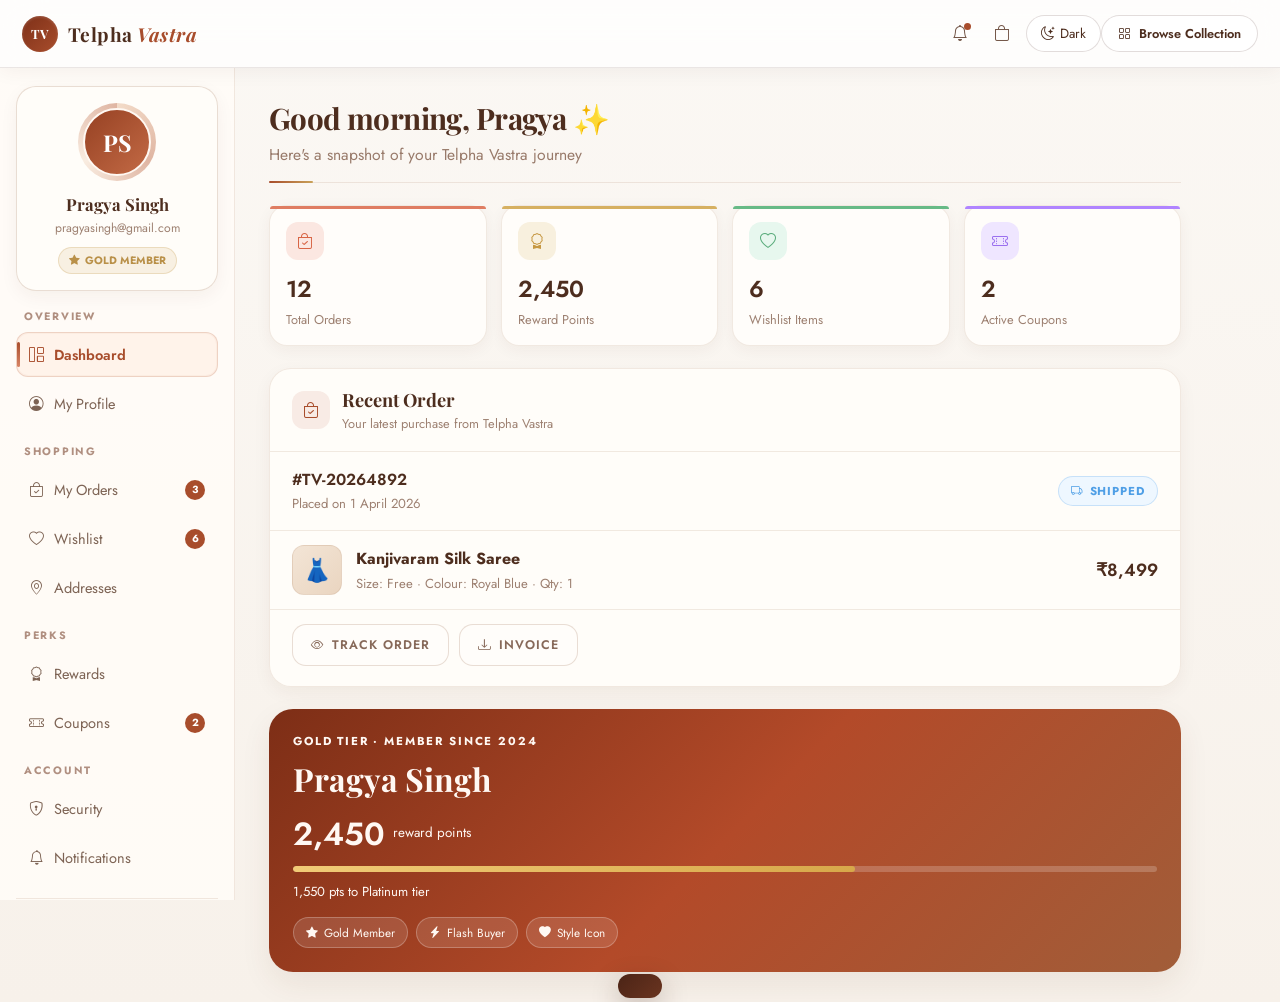
<file: account.html>
<!DOCTYPE html>
<html lang="en">
<head>
  <meta charset="UTF-8" />
  <meta name="viewport" content="width=device-width, initial-scale=1.0" />
  <title>Telpha Vastra — My Account</title>

  <link rel="preconnect" href="https://fonts.googleapis.com" />
  <link rel="preconnect" href="https://fonts.gstatic.com" crossorigin />
  <link
    href="https://fonts.googleapis.com/css2?family=Playfair+Display:wght@600;700;800&family=Cormorant+Garamond:wght@400;500;600&family=Jost:wght@300;400;500;600;700&display=swap"
    rel="stylesheet"
  />
  <link
    rel="stylesheet"
    href="https://cdn.jsdelivr.net/npm/bootstrap-icons@1.11.3/font/bootstrap-icons.min.css"
  />

  <link rel="stylesheet" href="account.css" />
</head>
<body>
  <nav class="topnav">
    <a href="#" class="nav-brand">
      <div class="nav-seal">TV</div>
      <div class="nav-wordmark">Telpha <span>Vastra</span></div>
    </a>

    <div class="nav-spacer"></div>

    <button class="nav-icon-btn" onclick="showToast('No new notifications')">
      <i class="bi bi-bell"></i>
      <span class="nav-dot"></span>
    </button>

    <button class="nav-icon-btn" onclick="showToast('Bag is empty right now')">
      <i class="bi bi-bag"></i>
    </button>
    <button class="theme-toggle" onclick="toggleTheme()">
  <i class="bi bi-moon-stars" id="themeIcon"></i>
  <span id="themeLabel">Dark</span>
</button>

    <button class="browse-btn">
      <i class="bi bi-grid"></i>
      <span>Browse Collection</span>
    </button>
  </nav>

  <div class="layout">
    <aside class="sidebar">
      <div class="profile-mini-card">
        <div class="mini-avatar-wrap">
          <div class="mini-avatar-ring"></div>
          <div class="mini-avatar">PS</div>
        </div>
        <h3>Pragya Singh</h3>
        <p>pragyasingh@gmail.com</p>
        <div class="gold-badge">
          <i class="bi bi-star-fill"></i>
          Gold Member
        </div>
      </div>

      <div class="side-group">
        <div class="side-label">Overview</div>

        <button class="side-link active" onclick="showSection('dashboard', this)">
          <i class="bi bi-grid-1x2"></i>
          <span>Dashboard</span>
        </button>

        <button class="side-link" onclick="showSection('profile', this)">
          <i class="bi bi-person-circle"></i>
          <span>My Profile</span>
        </button>
      </div>

      <div class="side-group">
        <div class="side-label">Shopping</div>

        <button class="side-link" onclick="showSection('orders', this)">
          <i class="bi bi-bag-check"></i>
          <span>My Orders</span>
          <span class="side-count">3</span>
        </button>

        <button class="side-link" onclick="showSection('wishlist', this)">
          <i class="bi bi-heart"></i>
          <span>Wishlist</span>
          <span class="side-count">6</span>
        </button>

        <button class="side-link" onclick="showSection('addresses', this)">
          <i class="bi bi-geo-alt"></i>
          <span>Addresses</span>
        </button>
      </div>

      <div class="side-group">
        <div class="side-label">Perks</div>

        <button class="side-link" onclick="showSection('rewards', this)">
          <i class="bi bi-award"></i>
          <span>Rewards</span>
        </button>

        <button class="side-link" onclick="showSection('coupons', this)">
          <i class="bi bi-ticket-perforated"></i>
          <span>Coupons</span>
          <span class="side-count">2</span>
        </button>
      </div>

      <div class="side-group">
        <div class="side-label">Account</div>

        <button class="side-link" onclick="showSection('security', this)">
          <i class="bi bi-shield-lock"></i>
          <span>Security</span>
        </button>

        <button class="side-link" onclick="showSection('notifications', this)">
          <i class="bi bi-bell"></i>
          <span>Notifications</span>
        </button>
      </div>

      <div class="side-divider"></div>

      <button class="logout-btn" onclick="showToast('Logged out successfully')">
        <i class="bi bi-box-arrow-left"></i>
        <span>Log Out</span>
      </button>
    </aside>

    <main class="main-content">
      <!-- DASHBOARD -->
      <section class="content-section active" id="dashboard">
        <div class="section-header">
          <h1>Good morning, Pragya ✨</h1>
          <p>Here's a snapshot of your Telpha Vastra journey</p>
        </div>

        <div class="stats-grid">
          <div class="stat-card red-top">
            <div class="stat-icon red-soft"><i class="bi bi-bag-check"></i></div>
            <h3>12</h3>
            <p>Total Orders</p>
          </div>

          <div class="stat-card gold-top">
            <div class="stat-icon gold-soft"><i class="bi bi-award"></i></div>
            <h3>2,450</h3>
            <p>Reward Points</p>
          </div>

          <div class="stat-card green-top">
            <div class="stat-icon green-soft"><i class="bi bi-heart"></i></div>
            <h3>6</h3>
            <p>Wishlist Items</p>
          </div>

          <div class="stat-card purple-top">
            <div class="stat-icon purple-soft"><i class="bi bi-ticket-perforated"></i></div>
            <h3>2</h3>
            <p>Active Coupons</p>
          </div>
        </div>

        <div class="panel-card order-panel">
          <div class="panel-head">
            <div class="panel-head-icon"><i class="bi bi-bag-check"></i></div>
            <div>
              <h3>Recent Order</h3>
              <p>Your latest purchase from Telpha Vastra</p>
            </div>
          </div>

          <div class="order-top-row">
            <div>
              <h4>#TV-20264892</h4>
              <span>Placed on 1 April 2026</span>
            </div>

            <div class="status-pill shipped">
              <i class="bi bi-truck"></i>
              Shipped
            </div>
          </div>

          <div class="order-product-row">
            <div class="product-thumb">👗</div>

            <div class="product-info">
              <h4>Kanjivaram Silk Saree</h4>
              <p>Size: Free · Colour: Royal Blue · Qty: 1</p>
            </div>

            <div class="product-price">₹8,499</div>
          </div>

          <div class="order-action-row">
            <button class="outline-btn" onclick="showToast('Tracking order...')">
              <i class="bi bi-eye"></i>
              Track Order
            </button>

            <button class="outline-btn" onclick="showToast('Invoice downloading...')">
              <i class="bi bi-download"></i>
              Invoice
            </button>
          </div>
        </div>

        <div class="loyalty-card">
          <div class="loyalty-pattern"></div>

          <p class="loyalty-tier">Gold Tier · Member Since 2024</p>
          <h2>Pragya Singh</h2>

          <div class="points-row">
            <h1>2,450</h1>
            <span>reward points</span>
          </div>

          <div class="progress-bar">
            <div class="progress-fill"></div>
          </div>

          <p class="progress-text">1,550 pts to Platinum tier</p>

          <div class="loyalty-tags">
            <span><i class="bi bi-star-fill"></i> Gold Member</span>
            <span><i class="bi bi-lightning-charge-fill"></i> Flash Buyer</span>
            <span><i class="bi bi-heart-fill"></i> Style Icon</span>
          </div>
        </div>
      </section>

      <!-- PROFILE -->
      <section class="content-section" id="profile">
        <div class="section-header">
          <h1>My Profile</h1>
          <p>Manage your personal details and preferences</p>
        </div>

        <div class="panel-card profile-panel">
          <div class="profile-top">
            <div class="profile-big-avatar">PS</div>
            <div>
              <h3>Pragya Singh</h3>
              <p>Member since January 2024</p>
              <div class="verified-pill">
                <i class="bi bi-patch-check-fill"></i>
                Verified Account
              </div>
            </div>
          </div>

          <div class="profile-form">
            <div class="input-group">
              <label>First Name</label>
              <input type="text" value="Pragya" />
            </div>

            <div class="input-group">
              <label>Last Name</label>
              <input type="text" value="Singh" />
            </div>

            <div class="input-group">
              <label>Email Address</label>
              <input type="email" value="pragyasingh@gmail.com" />
            </div>

            <div class="input-group">
              <label>Phone Number</label>
              <input type="text" value="+91 8084558250" />
            </div>
          </div>

          <div class="form-actions">
            <button class="primary-btn" onclick="showToast('Profile saved successfully')">Save Changes</button>
            <button class="outline-btn" onclick="showToast('Changes discarded')">Discard</button>
          </div>
        </div>
      </section>

      <!-- PLACEHOLDER SECTIONS -->
      <section class="content-section" id="orders">
  <div class="section-header">
    <h1>My Orders</h1>
    <p>Track, manage and review your purchases</p>
  </div>

  <div class="orders-list">
    <div class="panel-card compact-card">
      <div class="order-top-row">
        <div>
          <h4>#TV-20264892</h4>
          <span>1 April 2026</span>
        </div>
        <div class="status-pill shipped">
          <i class="bi bi-truck"></i> Shipped
        </div>
      </div>

      <div class="order-product-row">
        <div class="product-thumb">👗</div>
        <div class="product-info">
          <h4>Kanjivaram Silk Saree</h4>
          <p>Royal Blue · Free Size · Qty: 1</p>
        </div>
        <div class="product-price">₹8,499</div>
      </div>

      <div class="order-action-row">
        <button class="outline-btn" onclick="showToast('Tracking order...')">Track</button>
        <button class="outline-btn" onclick="showToast('Invoice downloading...')">Invoice</button>
      </div>
    </div>

    <div class="panel-card compact-card">
      <div class="order-top-row">
        <div>
          <h4>#TV-20263751</h4>
          <span>18 March 2026</span>
        </div>
        <div class="status-pill delivered">
          <i class="bi bi-check-circle"></i> Delivered
        </div>
      </div>

      <div class="order-product-row">
        <div class="product-thumb">👘</div>
        <div class="product-info">
          <h4>Anarkali Kurta Set</h4>
          <p>Peacock Green · Size M · Qty: 1</p>
        </div>
        <div class="product-price">₹3,299</div>
      </div>

      <div class="order-action-row">
        <button class="outline-btn" onclick="showToast('Review submitted')">Review</button>
        <button class="outline-btn" onclick="showToast('Reorder placed')">Reorder</button>
      </div>
    </div>
  </div>
</section>

      <section class="content-section" id="wishlist">
  <div class="section-header">
    <h1>Wishlist</h1>
    <p>Items you've saved for later</p>
  </div>

  <div class="wishlist-grid">
    <div class="wish-card">
      <div class="wish-img">
        🥻
        <button class="wish-remove" onclick="event.stopPropagation(); showToast('Removed from wishlist')">
          <i class="bi bi-x"></i>
        </button>
      </div>
      <div class="wish-info">
        <h4>Chanderi Silk Saree</h4>
        <p>₹6,999</p>
      </div>
      <button class="wish-add" onclick="showToast('Added to cart')">Add to Cart</button>
    </div>

    <div class="wish-card">
      <div class="wish-img">
        👘
        <button class="wish-remove" onclick="event.stopPropagation(); showToast('Removed from wishlist')">
          <i class="bi bi-x"></i>
        </button>
      </div>
      <div class="wish-info">
        <h4>Embroidered Lehenga Choli</h4>
        <p>₹14,500</p>
      </div>
      <button class="wish-add" onclick="showToast('Added to cart')">Add to Cart</button>
    </div>

    <div class="wish-card">
      <div class="wish-img">
        🌸
        <button class="wish-remove" onclick="event.stopPropagation(); showToast('Removed from wishlist')">
          <i class="bi bi-x"></i>
        </button>
      </div>
      <div class="wish-info">
        <h4>Floral Kurti Set</h4>
        <p>₹2,199</p>
      </div>
      <button class="wish-add" onclick="showToast('Added to cart')">Add to Cart</button>
    </div>
  </div>
</section>

      <section class="content-section" id="addresses">
  <div class="section-header">
    <h1>Saved Addresses</h1>
    <p>Manage your delivery locations</p>
  </div>

  <div class="address-grid">
    <div class="address-card default">
      <div class="address-tag">Default</div>
      <h4><i class="bi bi-house-fill"></i> Home</h4>
      <h5>Pragya Singh</h5>
      <p>
        112, Landran Mohali, Near Indian Oil<br />
        SAS, Punjab — 140307<br />
        +91 xxxxxxxx50
      </p>
      <div class="address-actions">
        <button class="small-btn edit" onclick="showToast('Edit address')">Edit</button>
        <button class="small-btn del" onclick="showToast('Cannot delete default address')">Delete</button>
      </div>
    </div>

    <div class="address-card">
      <h4><i class="bi bi-briefcase-fill"></i> Work</h4>
      <h5>Anjali Mishra</h5>
      <p>
        Gurgaon, 2nd floor<br />
        Gurgaon, Haryana — 150001<br />
        +91 98765 43210
      </p>
      <div class="address-actions">
        <button class="small-btn edit" onclick="showToast('Edit address')">Edit</button>
        <button class="small-btn del" onclick="showToast('Address deleted')">Delete</button>
      </div>
    </div>
  </div>
</section>

      <section class="content-section" id="rewards">
  <div class="section-header">
    <h1>Rewards</h1>
    <p>Your exclusive loyalty benefits</p>
  </div>

  <div class="loyalty-card">
    <div class="loyalty-pattern"></div>
    <p class="loyalty-tier">Gold Tier · Member Since 2024</p>
    <h2>Pragya Singh</h2>

    <div class="points-row">
      <h1>2450</h1>
      <span>reward points</span>
    </div>

    <div class="progress-bar">
      <div class="progress-fill"></div>
    </div>

    <p class="progress-text">1550 pts to Platinum tier</p>

    <div class="loyalty-tags">
      <span><i class="bi bi-star-fill"></i> Gold Member</span>
      <span><i class="bi bi-lightning-charge-fill"></i> Flash Buyer</span>
      <span><i class="bi bi-heart-fill"></i> Style Icon</span>
    </div>
  </div>

  <div class="panel-card points-history">
    <div class="history-item">
      <span>Kanjivaram Silk Saree purchase</span>
      <strong class="gain">+850 pts</strong>
    </div>
    <div class="history-item">
      <span>Anarkali Kurta Set purchase</span>
      <strong class="gain">+330 pts</strong>
    </div>
    <div class="history-item">
      <span>Redeemed — 10% coupon</span>
      <strong class="loss">-200 pts</strong>
    </div>
  </div>
</section>

      <section class="content-section" id="coupons">
  <div class="section-header">
    <h1>Coupons</h1>
    <p>Active discount codes and offers</p>
  </div>

  <div class="coupon-list">
    <div class="panel-card coupon-card">
      <div class="coupon-icon">🎁</div>
      <div class="coupon-content">
        <h4>TV15GOLD</h4>
        <p>15% off on orders above ₹5000 · Expires 30 June 2026</p>
      </div>
      <div class="coupon-right">
        <strong>15% OFF</strong>
        <button class="primary-btn small-primary" onclick="showToast('Coupon copied')">Copy Code</button>
      </div>
    </div>

    <div class="panel-card coupon-card">
      <div class="coupon-icon goldish">✨</div>
      <div class="coupon-content">
        <h4>FREESHIP100</h4>
        <p>Free shipping on any order · Expires 15 May 2026</p>
      </div>
      <div class="coupon-right">
        <strong>FREE SHIP</strong>
        <button class="primary-btn small-primary" onclick="showToast('Coupon copied')">Copy Code</button>
      </div>
    </div>
  </div>
</section>
      <section class="content-section" id="security">
  <div class="section-header">
    <h1>Security</h1>
    <p>Keep your account safe and secure</p>
  </div>

  <div class="panel-card setting-card">
    <div class="setting-row">
      <div>
        <h4>Two-Factor Authentication</h4>
        <p>OTP sent to your number on every login</p>
      </div>
      <label class="switch">
        <input type="checkbox" checked />
        <span class="slider"></span>
      </label>
    </div>

    <div class="setting-row">
      <div>
        <h4>Login Alerts by Email</h4>
        <p>Get notified when a new device signs in</p>
      </div>
      <label class="switch">
        <input type="checkbox" checked />
        <span class="slider"></span>
      </label>
    </div>

    <div class="setting-row">
      <div>
        <h4>Change Password</h4>
        <p>Last changed 3 months ago</p>
      </div>
      <button class="outline-btn" onclick="showToast('Password reset link sent')">Change</button>
    </div>
  </div>
</section>

      <section class="content-section" id="notifications">
  <div class="section-header">
    <h1>Notifications</h1>
    <p>Choose how Telpha Vastra keeps you informed</p>
  </div>

  <div class="panel-card setting-card">
    <div class="setting-row">
      <div>
        <h4>Shipping Updates</h4>
        <p>Track your parcel in real time</p>
      </div>
      <label class="switch">
        <input type="checkbox" checked />
        <span class="slider"></span>
      </label>
    </div>

    <div class="setting-row">
      <div>
        <h4>Order Confirmation</h4>
        <p>Receive order receipts and invoices</p>
      </div>
      <label class="switch">
        <input type="checkbox" checked />
        <span class="slider"></span>
      </label>
    </div>

    <div class="setting-row">
      <div>
        <h4>Marketing Emails</h4>
        <p>New collection launches and style updates</p>
      </div>
      <label class="switch">
        <input type="checkbox" />
        <span class="slider"></span>
      </label>
    </div>
  </div>
</section>
    </main>
  </div>

  <div id="toast"></div>

  <script src="account.js"></script>
</body>
</html>
</file>
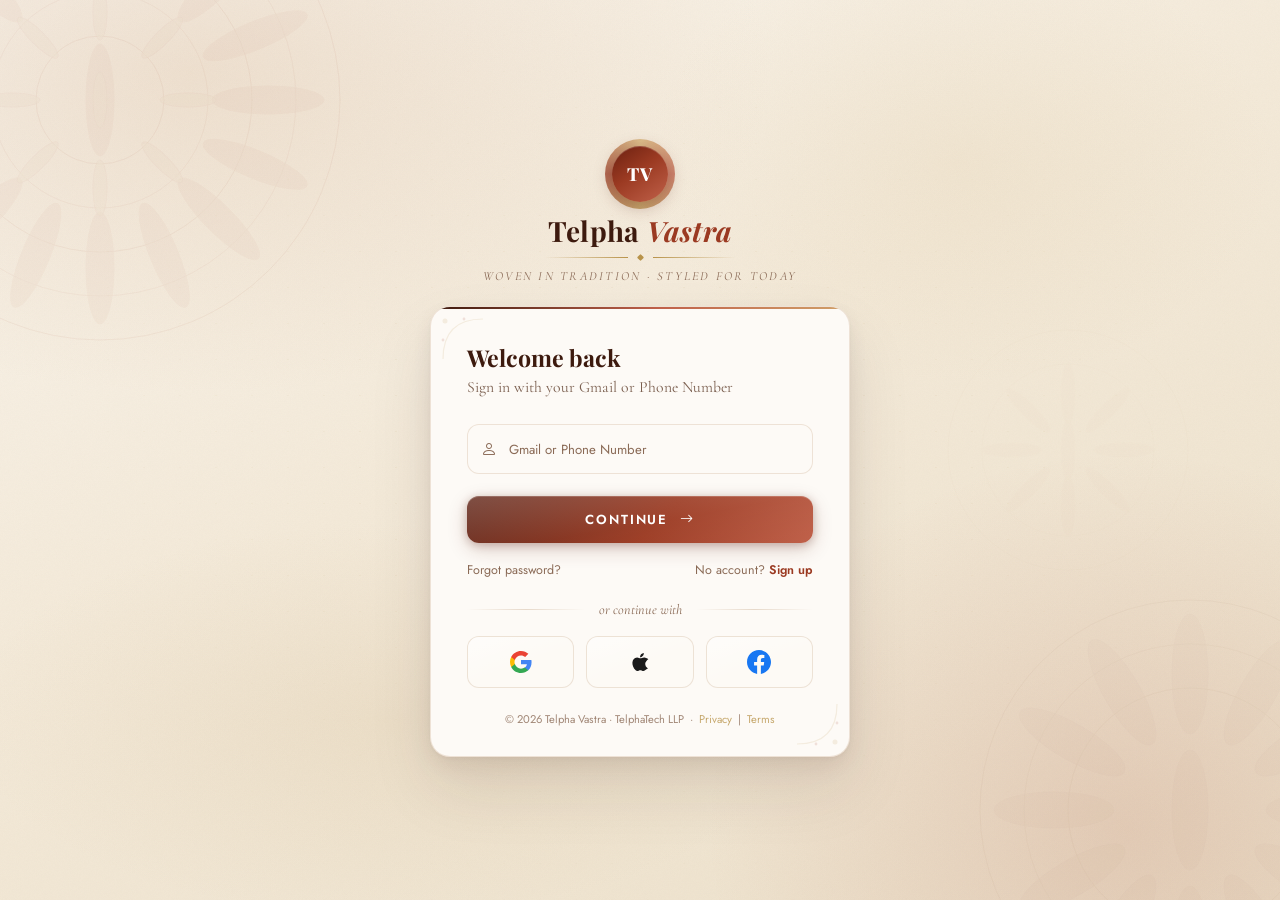
<file: Signin.html>
<!DOCTYPE html>
<html lang="en">
<head>
<meta charset="UTF-8">
<meta name="viewport" content="width=device-width, initial-scale=1.0">
<title>Telpha Vastra — Sign In</title>
<link href="https://fonts.googleapis.com/css2?family=Playfair+Display:ital,wght@0,600;0,700;0,800;1,600;1,700&family=Cormorant+Garamond:ital,wght@0,300;0,400;0,600;1,300;1,400&family=Jost:wght@300;400;500;600;700&display=swap" rel="stylesheet">
<link rel="stylesheet" href="https://cdn.jsdelivr.net/npm/bootstrap-icons@1.11.3/font/bootstrap-icons.min.css">
<link rel="stylesheet" href="Sign.css">
</head>
<body>

<div class="bg">
  <svg class="bg-mandala m1" viewBox="0 0 520 520" xmlns="http://www.w3.org/2000/svg">
    <g transform="translate(260,260)" stroke="#9b3a22" fill="none">
      <circle r="240" stroke-width=".8"/><circle r="196" stroke-width=".6"/>
      <circle r="152" stroke-width=".8"/><circle r="108" stroke-width=".6"/><circle r="64" stroke-width=".8"/>
      <ellipse id="A" rx="14" ry="56" fill="#9b3a22" opacity=".42"/>
      <use href="#A" transform="rotate(0)    translate(0,-168)"/>
      <use href="#A" transform="rotate(22.5) translate(0,-168)"/>
      <use href="#A" transform="rotate(45)   translate(0,-168)"/>
      <use href="#A" transform="rotate(67.5) translate(0,-168)"/>
      <use href="#A" transform="rotate(90)   translate(0,-168)"/>
      <use href="#A" transform="rotate(112.5)translate(0,-168)"/>
      <use href="#A" transform="rotate(135)  translate(0,-168)"/>
      <use href="#A" transform="rotate(157.5)translate(0,-168)"/>
      <use href="#A" transform="rotate(180)  translate(0,-168)"/>
      <use href="#A" transform="rotate(202.5)translate(0,-168)"/>
      <use href="#A" transform="rotate(225)  translate(0,-168)"/>
      <use href="#A" transform="rotate(247.5)translate(0,-168)"/>
      <use href="#A" transform="rotate(270)  translate(0,-168)"/>
      <use href="#A" transform="rotate(292.5)translate(0,-168)"/>
      <use href="#A" transform="rotate(315)  translate(0,-168)"/>
      <use href="#A" transform="rotate(337.5)translate(0,-168)"/>
      <ellipse id="B" rx="7" ry="28" fill="#c9a96e" opacity=".48"/>
      <use href="#B" transform="rotate(0)   translate(0,-88)"/>
      <use href="#B" transform="rotate(45)  translate(0,-88)"/>
      <use href="#B" transform="rotate(90)  translate(0,-88)"/>
      <use href="#B" transform="rotate(135) translate(0,-88)"/>
      <use href="#B" transform="rotate(180) translate(0,-88)"/>
      <use href="#B" transform="rotate(225) translate(0,-88)"/>
      <use href="#B" transform="rotate(270) translate(0,-88)"/>
      <use href="#B" transform="rotate(315) translate(0,-88)"/>
    </g>
  </svg>

  <svg class="bg-mandala m2" viewBox="0 0 460 460" xmlns="http://www.w3.org/2000/svg">
    <g transform="translate(230,230)" stroke="#8b5e3c" fill="none">
      <circle r="210" stroke-width=".8"/><circle r="166" stroke-width=".6"/><circle r="122" stroke-width=".8"/>
      <ellipse id="C" rx="18" ry="60" fill="#8b5e3c" opacity=".38"/>
      <use href="#C" transform="rotate(0)   translate(0,-136)"/>
      <use href="#C" transform="rotate(30)  translate(0,-136)"/>
      <use href="#C" transform="rotate(60)  translate(0,-136)"/>
      <use href="#C" transform="rotate(90)  translate(0,-136)"/>
      <use href="#C" transform="rotate(120) translate(0,-136)"/>
      <use href="#C" transform="rotate(150) translate(0,-136)"/>
      <use href="#C" transform="rotate(180) translate(0,-136)"/>
      <use href="#C" transform="rotate(210) translate(0,-136)"/>
      <use href="#C" transform="rotate(240) translate(0,-136)"/>
      <use href="#C" transform="rotate(270) translate(0,-136)"/>
      <use href="#C" transform="rotate(300) translate(0,-136)"/>
      <use href="#C" transform="rotate(330) translate(0,-136)"/>
    </g>
  </svg>

  <svg class="bg-mandala m3" viewBox="0 0 270 270" xmlns="http://www.w3.org/2000/svg">
    <g transform="translate(135,135)" stroke="#c9a96e" fill="none">
      <circle r="120" stroke-width=".7"/><circle r="86" stroke-width=".5"/>
      <ellipse id="D" rx="7" ry="30" fill="#c9a96e" opacity=".38"/>
      <use href="#D" transform="rotate(0)   translate(0,-56)"/>
      <use href="#D" transform="rotate(45)  translate(0,-56)"/>
      <use href="#D" transform="rotate(90)  translate(0,-56)"/>
      <use href="#D" transform="rotate(135) translate(0,-56)"/>
      <use href="#D" transform="rotate(180) translate(0,-56)"/>
      <use href="#D" transform="rotate(225) translate(0,-56)"/>
      <use href="#D" transform="rotate(270) translate(0,-56)"/>
      <use href="#D" transform="rotate(315) translate(0,-56)"/>
    </g>
  </svg>

  <div class="bg-diamonds"></div>
  <div class="bg-grain"></div>
</div>

<div class="screen">
  <div class="card-wrap">

    <div class="brand">
      <div class="brand-seal">
        <div class="brand-seal-inner"><span>TV</span></div>
      </div>
      <div class="brand-name">Telpha <i>Vastra</i></div>
      <div class="brand-rule"><div class="brand-rule-dot"></div></div>
      <div class="brand-sub">Woven in Tradition · Styled for Today</div>
    </div>

    <div class="card">
      <svg class="corner tl" viewBox="0 0 44 44" fill="none" xmlns="http://www.w3.org/2000/svg">
        <path d="M2 42 Q2 2 42 2" stroke="#b8934a" stroke-width="1.2"/>
        <circle cx="4" cy="4" r="2.5" fill="#b8934a"/>
        <circle cx="23" cy="2" r="1.4" fill="#9b3a22"/>
        <circle cx="2"  cy="23" r="1.4" fill="#9b3a22"/>
      </svg>
      <svg class="corner br" viewBox="0 0 44 44" fill="none" xmlns="http://www.w3.org/2000/svg">
        <path d="M2 42 Q2 2 42 2" stroke="#b8934a" stroke-width="1.2"/>
        <circle cx="4" cy="4" r="2.5" fill="#b8934a"/>
        <circle cx="23" cy="2" r="1.4" fill="#9b3a22"/>
        <circle cx="2"  cy="23" r="1.4" fill="#9b3a22"/>
      </svg>

      <div class="step active" id="s1">
        <div class="step-head">
          <div class="step-title">Welcome back</div>
          <div class="step-sub">Sign in with your Gmail or Phone Number</div>
        </div>

        <div class="field" id="f-cred">
          <i class="bi bi-person field-icon"></i>
          <span class="field-label">Gmail or Phone Number</span>
          <input class="field-input" id="i-cred" type="text" placeholder="Gmail or Phone Number"
            onfocus="fFocus('f-cred')" onblur="fBlur('f-cred','i-cred')"
            oninput="fInput('f-cred','i-cred')" onkeydown="if(event.key==='Enter')sendOTP(document.getElementById('b-send'))">
        </div>

        <button class="btn-primary" id="b-send" onclick="sendOTP(this)" style="margin-top:8px;">
          <span class="btn-label">Continue &nbsp;<i class="bi bi-arrow-right"></i></span>
          <div class="btn-spinner"></div>
        </button>

        <div class="card-foot">
          <button class="link" onclick="go('s-forgot')">Forgot password?</button>
          <div class="card-foot-right">
            <span>No account?</span>
            <button class="link strong" onclick="window.location.href='signup.html'">Sign up</button>
          </div>
        </div>

        <div class="divider"><span class="divider-text">or continue with</span></div>

        <div class="social-row">
          <button class="social-btn g" title="Google" onclick="socialLogin('Google')">
            <svg viewBox="0 0 24 24">
              <path d="M22.56 12.25c0-.78-.07-1.53-.2-2.25H12v4.26h5.92c-.26 1.37-1.04 2.53-2.21 3.31v2.77h3.57c2.08-1.92 3.28-4.74 3.28-8.09z" fill="#4285F4"/>
              <path d="M12 23c2.97 0 5.46-.98 7.28-2.66l-3.57-2.77c-.98.66-2.23 1.06-3.71 1.06-2.86 0-5.29-1.93-6.16-4.53H2.18v2.84C3.99 20.53 7.7 23 12 23z" fill="#34A853"/>
              <path d="M5.84 14.09c-.22-.66-.35-1.36-.35-2.09s.13-1.43.35-2.09V7.07H2.18C1.43 8.55 1 10.22 1 12s.43 3.45 1.18 4.93l2.85-2.22.81-.62z" fill="#FBBC05"/>
              <path d="M12 5.38c1.62 0 3.06.56 4.21 1.64l3.15-3.15C17.45 2.09 14.97 1 12 1 7.7 1 3.99 3.47 2.18 7.07l3.66 2.84c.87-2.6 3.3-4.53 6.16-4.53z" fill="#EA4335"/>
            </svg>
          </button>
          <button class="social-btn a" title="Apple" onclick="socialLogin('Apple')">
            <svg viewBox="0 0 24 24">
              <path d="M17.05 20.28c-.98.95-2.05.8-3.08.35-1.09-.46-2.09-.48-3.24 0-1.44.62-2.2.44-3.06-.35C2.79 15.25 3.51 7.7 9.05 7.4c1.46.07 2.49.83 3.35.87.86.04 2.45-.98 4.09-.79 2.48.32 3.88 1.75 3.88 1.75s-3.37 1.95-3.09 5.22c.23 2.69 2.41 3.68 2.77 3.83zM12.03 7.25c-.15-2.23 1.66-4.07 3.74-4.25.29 2.58-2.34 4.5-3.74 4.25z" fill="#1a1a1a"/>
            </svg>
          </button>
          <button class="social-btn f" title="Facebook" onclick="socialLogin('Facebook')">
            <svg viewBox="0 0 24 24">
              <path d="M24 12.073c0-6.627-5.373-12-12-12s-12 5.373-12 12c0 5.99 4.388 10.954 10.125 11.854v-8.385H7.078v-3.47h3.047V9.43c0-3.007 1.792-4.669 4.533-4.669 1.312 0 2.686.235 2.686.235v2.953H15.83c-1.491 0-1.956.925-1.956 1.874v2.25h3.328l-.532 3.47h-2.796v8.385C19.612 23.027 24 18.062 24 12.073z" fill="#1877F2"/>
            </svg>
          </button>
        </div>

        <div class="copyright">
          &copy; 2026 Telpha Vastra · TelphaTech LLP &nbsp;·&nbsp;
          <a href="#">Privacy</a> &nbsp;|&nbsp; <a href="#">Terms</a>
        </div>
      </div>

      <div class="step" id="s-forgot">
        <button class="btn-back" onclick="goBack('s1')"><i class="bi bi-arrow-left"></i> Back</button>
        <div class="step-head">
          <div class="step-title">Reset password</div>
          <div class="step-sub">Enter your email or phone — we'll send a reset link</div>
        </div>
        <div class="field" id="f-reset">
          <i class="bi bi-envelope field-icon"></i>
          <span class="field-label">Email or Phone</span>
          <input class="field-input" type="text" placeholder="Email or Phone"
            onfocus="fFocus('f-reset')" onblur="fBlurEl('f-reset',this)" oninput="fInputEl('f-reset',this)">
        </div>
        <button class="btn-primary" onclick="doReset(this)" style="margin-top:6px;">
          <span class="btn-label">Send Reset Link &nbsp;<i class="bi bi-send"></i></span>
          <div class="btn-spinner"></div>
        </button>
      </div>

      <div class="step" id="s2">
        <button class="btn-back" onclick="goBack('s1')"><i class="bi bi-arrow-left"></i> Back</button>
        <div class="step-head">
          <div class="step-title">Verify your identity</div>
          <div class="step-sub" id="otp-sub">Enter the 6-digit OTP sent to your account</div>
        </div>

        <div class="otp-row">
          <input type="text" inputmode="numeric" maxlength="1" class="otp-box" id="o1" oninput="oIn(this,null,'o2')" onkeydown="oKey(event,null,'o1')">
          <input type="text" inputmode="numeric" maxlength="1" class="otp-box" id="o2" oninput="oIn(this,'o1','o3')" onkeydown="oKey(event,'o1','o2')">
          <input type="text" inputmode="numeric" maxlength="1" class="otp-box" id="o3" oninput="oIn(this,'o2','o4')" onkeydown="oKey(event,'o2','o3')">
          <input type="text" inputmode="numeric" maxlength="1" class="otp-box" id="o4" oninput="oIn(this,'o3','o5')" onkeydown="oKey(event,'o3','o4')">
          <input type="text" inputmode="numeric" maxlength="1" class="otp-box" id="o5" oninput="oIn(this,'o4','o6')" onkeydown="oKey(event,'o4','o5')">
          <input type="text" inputmode="numeric" maxlength="1" class="otp-box" id="o6" oninput="oIn(this,'o5',null)"  onkeydown="oKey(event,'o5','o6')">
        </div>

        <div class="otp-hint">
          Didn't receive it?
          <span class="resend" id="resend-btn" onclick="resendOTP()">Resend OTP</span>
          <span id="timer-txt"></span>
        </div>

        <button class="btn-primary" id="b-verify" onclick="verifyOTP(this)">
          <span class="btn-label">Verify &amp; Sign In &nbsp;<i class="bi bi-shield-check"></i></span>
          <div class="btn-spinner"></div>
        </button>

        <div class="copyright" style="margin-top:18px;">
          &copy; 2026 Telpha Vastra &nbsp;·&nbsp; <a href="#">Privacy</a> | <a href="#">Terms</a>
        </div>
      </div>

      <div class="step" id="s3">
        <div class="success-body">
          <div class="success-ring"><i class="bi bi-check-lg"></i></div>
          <div class="step-title" style="margin-bottom:6px;">You're in! 🎉</div>
          <div class="step-sub" style="margin-bottom:24px;">Logged in successfully.<br>Taking you to Telpha Vastra…</div>
          <button class="btn-primary" onclick="toast('Redirecting to collection…')">
            <span class="btn-label">Explore Collection &nbsp;<i class="bi bi-arrow-right"></i></span>
            <div class="btn-spinner"></div>
          </button>
        </div>
      </div>

    </div></div></div><div id="toast"></div>
<script src="Sign.js"></script>

</body>
</html>
</file>
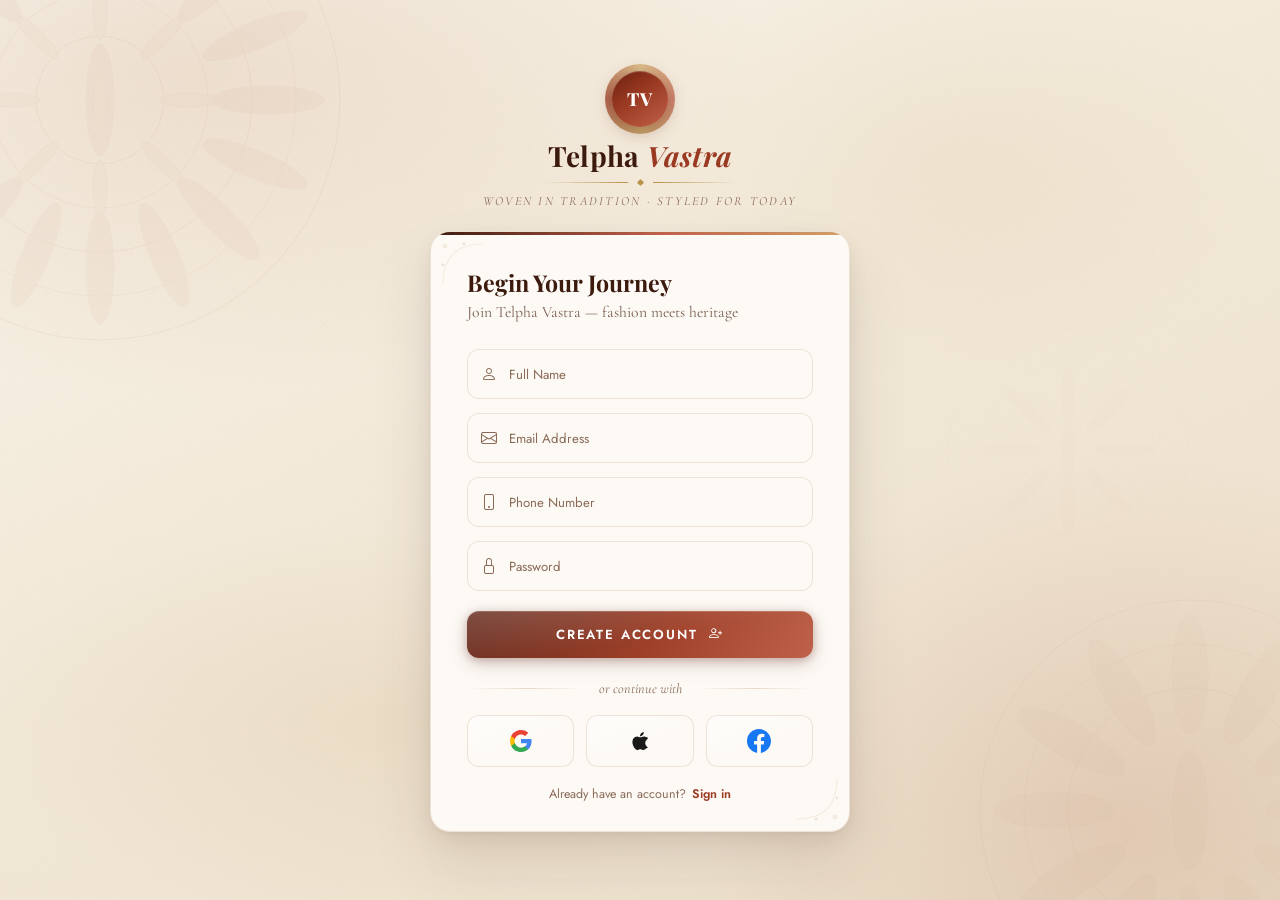
<file: signup.html>
<!DOCTYPE html>
<html lang="en">
<head>
<meta charset="UTF-8">
<meta name="viewport" content="width=device-width, initial-scale=1.0">
<title>Telpha Vastra — Sign Up</title>
<link href="https://fonts.googleapis.com/css2?family=Playfair+Display:ital,wght@0,600;0,700;0,800;1,600;1,700&family=Cormorant+Garamond:ital,wght@0,300;0,400;0,600;1,300;1,400&family=Jost:wght@300;400;500;600;700&display=swap" rel="stylesheet">
<link rel="stylesheet" href="https://cdn.jsdelivr.net/npm/bootstrap-icons@1.11.3/font/bootstrap-icons.min.css">
<link rel="stylesheet" href="Sign.css">
</head>
<body>

<div class="bg">
  <svg class="bg-mandala m1" viewBox="0 0 520 520" xmlns="http://www.w3.org/2000/svg">
    <g transform="translate(260,260)" stroke="#9b3a22" fill="none">
      <circle r="240" stroke-width=".8"/><circle r="196" stroke-width=".6"/>
      <circle r="152" stroke-width=".8"/><circle r="108" stroke-width=".6"/><circle r="64" stroke-width=".8"/>
      <ellipse id="A" rx="14" ry="56" fill="#9b3a22" opacity=".42"/>
      <use href="#A" transform="rotate(0)    translate(0,-168)"/>
      <use href="#A" transform="rotate(22.5) translate(0,-168)"/>
      <use href="#A" transform="rotate(45)   translate(0,-168)"/>
      <use href="#A" transform="rotate(67.5) translate(0,-168)"/>
      <use href="#A" transform="rotate(90)   translate(0,-168)"/>
      <use href="#A" transform="rotate(112.5)translate(0,-168)"/>
      <use href="#A" transform="rotate(135)  translate(0,-168)"/>
      <use href="#A" transform="rotate(157.5)translate(0,-168)"/>
      <use href="#A" transform="rotate(180)  translate(0,-168)"/>
      <use href="#A" transform="rotate(202.5)translate(0,-168)"/>
      <use href="#A" transform="rotate(225)  translate(0,-168)"/>
      <use href="#A" transform="rotate(247.5)translate(0,-168)"/>
      <use href="#A" transform="rotate(270)  translate(0,-168)"/>
      <use href="#A" transform="rotate(292.5)translate(0,-168)"/>
      <use href="#A" transform="rotate(315)  translate(0,-168)"/>
      <use href="#A" transform="rotate(337.5)translate(0,-168)"/>
      <ellipse id="B" rx="7" ry="28" fill="#c9a96e" opacity=".48"/>
      <use href="#B" transform="rotate(0)   translate(0,-88)"/>
      <use href="#B" transform="rotate(45)  translate(0,-88)"/>
      <use href="#B" transform="rotate(90)  translate(0,-88)"/>
      <use href="#B" transform="rotate(135) translate(0,-88)"/>
      <use href="#B" transform="rotate(180) translate(0,-88)"/>
      <use href="#B" transform="rotate(225) translate(0,-88)"/>
      <use href="#B" transform="rotate(270) translate(0,-88)"/>
      <use href="#B" transform="rotate(315) translate(0,-88)"/>
    </g>
  </svg>

  <svg class="bg-mandala m2" viewBox="0 0 460 460" xmlns="http://www.w3.org/2000/svg">
    <g transform="translate(230,230)" stroke="#8b5e3c" fill="none">
      <circle r="210" stroke-width=".8"/><circle r="166" stroke-width=".6"/><circle r="122" stroke-width=".8"/>
      <ellipse id="C" rx="18" ry="60" fill="#8b5e3c" opacity=".38"/>
      <use href="#C" transform="rotate(0)   translate(0,-136)"/>
      <use href="#C" transform="rotate(30)  translate(0,-136)"/>
      <use href="#C" transform="rotate(60)  translate(0,-136)"/>
      <use href="#C" transform="rotate(90)  translate(0,-136)"/>
      <use href="#C" transform="rotate(120) translate(0,-136)"/>
      <use href="#C" transform="rotate(150) translate(0,-136)"/>
      <use href="#C" transform="rotate(180) translate(0,-136)"/>
      <use href="#C" transform="rotate(210) translate(0,-136)"/>
      <use href="#C" transform="rotate(240) translate(0,-136)"/>
      <use href="#C" transform="rotate(270) translate(0,-136)"/>
      <use href="#C" transform="rotate(300) translate(0,-136)"/>
      <use href="#C" transform="rotate(330) translate(0,-136)"/>
    </g>
  </svg>

  <svg class="bg-mandala m3" viewBox="0 0 270 270" xmlns="http://www.w3.org/2000/svg">
    <g transform="translate(135,135)" stroke="#c9a96e" fill="none">
      <circle r="120" stroke-width=".7"/><circle r="86" stroke-width=".5"/>
      <ellipse id="D" rx="7" ry="30" fill="#c9a96e" opacity=".38"/>
      <use href="#D" transform="rotate(0)   translate(0,-56)"/>
      <use href="#D" transform="rotate(45)  translate(0,-56)"/>
      <use href="#D" transform="rotate(90)  translate(0,-56)"/>
      <use href="#D" transform="rotate(135) translate(0,-56)"/>
      <use href="#D" transform="rotate(180) translate(0,-56)"/>
      <use href="#D" transform="rotate(225) translate(0,-56)"/>
      <use href="#D" transform="rotate(270) translate(0,-56)"/>
      <use href="#D" transform="rotate(315) translate(0,-56)"/>
    </g>
  </svg>

  <div class="bg-diamonds"></div>
  <div class="bg-grain"></div>
</div>

<div class="screen">
  <div class="card-wrap">

    <div class="brand">
      <div class="brand-seal">
        <div class="brand-seal-inner"><span>TV</span></div>
      </div>
      <div class="brand-name">Telpha <i>Vastra</i></div>
      <div class="brand-rule"><div class="brand-rule-dot"></div></div>
      <div class="brand-sub">Woven in Tradition · Styled for Today</div>
    </div>

    <div class="card">
      <svg class="corner tl" viewBox="0 0 44 44" fill="none" xmlns="http://www.w3.org/2000/svg">
        <path d="M2 42 Q2 2 42 2" stroke="#b8934a" stroke-width="1.2"/>
        <circle cx="4" cy="4" r="2.5" fill="#b8934a"/>
        <circle cx="23" cy="2" r="1.4" fill="#9b3a22"/>
        <circle cx="2"  cy="23" r="1.4" fill="#9b3a22"/>
      </svg>
      <svg class="corner br" viewBox="0 0 44 44" fill="none" xmlns="http://www.w3.org/2000/svg">
        <path d="M2 42 Q2 2 42 2" stroke="#b8934a" stroke-width="1.2"/>
        <circle cx="4" cy="4" r="2.5" fill="#b8934a"/>
        <circle cx="23" cy="2" r="1.4" fill="#9b3a22"/>
        <circle cx="2"  cy="23" r="1.4" fill="#9b3a22"/>
      </svg>

      <div class="step active" id="s1">
        <div class="step-head">
          <div class="step-title">Begin Your Journey</div>
          <div class="step-sub">Join Telpha Vastra — fashion meets heritage</div>
        </div>

        <div class="field" id="f-name">
          <i class="bi bi-person field-icon"></i>
          <span class="field-label">Full Name</span>
          <input class="field-input" id="i-name" type="text" placeholder="Full Name"
            onfocus="fFocus('f-name')" onblur="fBlurEl('f-name',this)" oninput="fInputEl('f-name',this)">
        </div>

        <div class="field" id="f-email">
          <i class="bi bi-envelope field-icon"></i>
          <span class="field-label">Email Address</span>
          <input class="field-input" id="i-email" type="email" placeholder="Email Address"
            onfocus="fFocus('f-email')" onblur="fBlurEl('f-email',this)" oninput="fInputEl('f-email',this)">
        </div>

        <div class="field" id="f-phone">
          <i class="bi bi-phone field-icon"></i>
          <span class="field-label">Phone Number</span>
          <input class="field-input" id="i-phone" type="tel" placeholder="Phone Number"
            onfocus="fFocus('f-phone')" onblur="fBlurEl('f-phone',this)" oninput="fInputEl('f-phone',this)">
        </div>

        <div class="field" id="f-pass">
          <i class="bi bi-lock field-icon"></i>
          <span class="field-label">Password</span>
          <input class="field-input" id="i-pass" type="password" placeholder="Password"
            onfocus="fFocus('f-pass')" onblur="fBlurEl('f-pass',this)" oninput="fInputEl('f-pass',this)">
        </div>

        <button class="btn-primary" onclick="doSignup(this)" style="margin-top:6px;">
          <span class="btn-label">Create Account &nbsp;<i class="bi bi-person-plus"></i></span>
          <div class="btn-spinner"></div>
        </button>

        <div class="divider"><span class="divider-text">or continue with</span></div>

        <div class="social-row">
          <button class="social-btn g" title="Google" onclick="socialLogin('Google')">
            <svg viewBox="0 0 24 24">
              <path d="M22.56 12.25c0-.78-.07-1.53-.2-2.25H12v4.26h5.92c-.26 1.37-1.04 2.53-2.21 3.31v2.77h3.57c2.08-1.92 3.28-4.74 3.28-8.09z" fill="#4285F4"/>
              <path d="M12 23c2.97 0 5.46-.98 7.28-2.66l-3.57-2.77c-.98.66-2.23 1.06-3.71 1.06-2.86 0-5.29-1.93-6.16-4.53H2.18v2.84C3.99 20.53 7.7 23 12 23z" fill="#34A853"/>
              <path d="M5.84 14.09c-.22-.66-.35-1.36-.35-2.09s.13-1.43.35-2.09V7.07H2.18C1.43 8.55 1 10.22 1 12s.43 3.45 1.18 4.93l2.85-2.22.81-.62z" fill="#FBBC05"/>
              <path d="M12 5.38c1.62 0 3.06.56 4.21 1.64l3.15-3.15C17.45 2.09 14.97 1 12 1 7.7 1 3.99 3.47 2.18 7.07l3.66 2.84c.87-2.6 3.3-4.53 6.16-4.53z" fill="#EA4335"/>
            </svg>
          </button>
          <button class="social-btn a" title="Apple" onclick="socialLogin('Apple')">
            <svg viewBox="0 0 24 24">
              <path d="M17.05 20.28c-.98.95-2.05.8-3.08.35-1.09-.46-2.09-.48-3.24 0-1.44.62-2.2.44-3.06-.35C2.79 15.25 3.51 7.7 9.05 7.4c1.46.07 2.49.83 3.35.87.86.04 2.45-.98 4.09-.79 2.48.32 3.88 1.75 3.88 1.75s-3.37 1.95-3.09 5.22c.23 2.69 2.41 3.68 2.77 3.83zM12.03 7.25c-.15-2.23 1.66-4.07 3.74-4.25.29 2.58-2.34 4.5-3.74 4.25z" fill="#1a1a1a"/>
            </svg>
          </button>
          <button class="social-btn f" title="Facebook" onclick="socialLogin('Facebook')">
            <svg viewBox="0 0 24 24">
              <path d="M24 12.073c0-6.627-5.373-12-12-12s-12 5.373-12 12c0 5.99 4.388 10.954 10.125 11.854v-8.385H7.078v-3.47h3.047V9.43c0-3.007 1.792-4.669 4.533-4.669 1.312 0 2.686.235 2.686.235v2.953H15.83c-1.491 0-1.956.925-1.956 1.874v2.25h3.328l-.532 3.47h-2.796v8.385C19.612 23.027 24 18.062 24 12.073z" fill="#1877F2"/>
            </svg>
          </button>
        </div>

        <div class="card-foot center">
          <span>Already have an account?</span>
          <button class="link strong" onclick="window.location.href='signin.html'">Sign in</button>
        </div>
      </div>

      <div class="step" id="s2">
        <button class="btn-back" onclick="goBack('s1')"><i class="bi bi-arrow-left"></i> Back</button>
        <div class="step-head">
          <div class="step-title">Verify your contact</div>
          <div class="step-sub" id="otp-sub">Enter the 6-digit OTP sent to your account</div>
        </div>

        <div class="otp-row">
          <input type="text" inputmode="numeric" maxlength="1" class="otp-box" id="o1" oninput="oIn(this,null,'o2')" onkeydown="oKey(event,null,'o1')">
          <input type="text" inputmode="numeric" maxlength="1" class="otp-box" id="o2" oninput="oIn(this,'o1','o3')" onkeydown="oKey(event,'o1','o2')">
          <input type="text" inputmode="numeric" maxlength="1" class="otp-box" id="o3" oninput="oIn(this,'o2','o4')" onkeydown="oKey(event,'o2','o3')">
          <input type="text" inputmode="numeric" maxlength="1" class="otp-box" id="o4" oninput="oIn(this,'o3','o5')" onkeydown="oKey(event,'o3','o4')">
          <input type="text" inputmode="numeric" maxlength="1" class="otp-box" id="o5" oninput="oIn(this,'o4','o6')" onkeydown="oKey(event,'o4','o5')">
          <input type="text" inputmode="numeric" maxlength="1" class="otp-box" id="o6" oninput="oIn(this,'o5',null)"  onkeydown="oKey(event,'o5','o6')">
        </div>

        <div class="otp-hint">
          Didn't receive it?
          <span class="resend" id="resend-btn" onclick="resendOTP()">Resend OTP</span>
          <span id="timer-txt"></span>
        </div>

        <button class="btn-primary" id="b-verify" onclick="verifyOTP(this)">
          <span class="btn-label">Verify &amp; Register &nbsp;<i class="bi bi-shield-check"></i></span>
          <div class="btn-spinner"></div>
        </button>

        <div class="copyright" style="margin-top:18px;">
          &copy; 2026 Telpha Vastra &nbsp;·&nbsp; <a href="#">Privacy</a> | <a href="#">Terms</a>
        </div>
      </div>

      <div class="step" id="s3">
        <div class="success-body">
          <div class="success-ring"><i class="bi bi-check-lg"></i></div>
          <div class="step-title" style="margin-bottom:6px;">Registration Complete! 🎉</div>
          <div class="step-sub" style="margin-bottom:24px;">Welcome to the family.<br>Taking you to your dashboard…</div>
          <button class="btn-primary" onclick="toast('Redirecting to collection…')">
            <span class="btn-label">Explore Collection &nbsp;<i class="bi bi-arrow-right"></i></span>
            <div class="btn-spinner"></div>
          </button>
        </div>
      </div>

    </div></div></div><div id="toast"></div>
<script src="Sign.js"></script>

</body>
</html>
</file>
<file: account.css>
:root {
  --bg: #f7f2ec;
  --surface: #fffdfa;
  --surface-soft: #fdf8f3;
  --border: rgba(176, 138, 111, 0.18);
  --border-strong: rgba(176, 138, 111, 0.28);

  --text-dark: #4d2d1e;
  --text-main: #75584a;
  --text-light: #9d8071;

  --brand: #a84d2c;
  --brand-dark: #7e3018;
  --gold: #c9a259;
  --green: #61b27e;
  --purple: #ad7ff5;
  --blue: #4f9fe6;
  --danger: #d05b4a;

  --shadow-sm: 0 6px 18px rgba(86, 47, 27, 0.05);
  --shadow-md: 0 12px 30px rgba(86, 47, 27, 0.08);

  --radius-sm: 12px;
  --radius-md: 18px;
  --radius-lg: 22px;

  --sidebar-width: 235px;
  --topnav-height: 68px;
}

* {
  margin: 0;
  padding: 0;
  box-sizing: border-box;
}

html {
  scroll-behavior: smooth;
}

body {
  font-family: "Jost", sans-serif;
  background: linear-gradient(180deg, #fbf8f4 0%, #f7f1ea 100%);
  color: var(--text-main);
}

button,
input {
  font-family: inherit;
}

.topnav {
  height: var(--topnav-height);
  background: rgba(255, 255, 255, 0.75);
  backdrop-filter: blur(20px);
  -webkit-backdrop-filter: blur(20px);
  border-bottom: 1px solid rgba(61,26,14,0.1);
  display: flex;
  align-items: center;
  padding: 0 22px;
  position: sticky;
  top: 0;
  z-index: 100;
  box-shadow: 0 2px 20px rgba(61,26,14,0.06);
}

.nav-brand {
  display: flex;
  align-items: center;
  gap: 10px;
  text-decoration: none;
}

.nav-seal {
  width: 36px;
  height: 36px;
  border-radius: 50%;
  background: linear-gradient(135deg, var(--brand-dark), var(--brand));
  color: #fff;
  display: flex;
  align-items: center;
  justify-content: center;
  font-family: "Playfair Display", serif;
  font-size: 0.8rem;
  font-weight: 700;
  box-shadow: inset 0 1px 3px rgba(255, 255, 255, 0.18);
}

.nav-wordmark {
  font-family: "Playfair Display", serif;
  font-size: 1.2rem;
  font-weight: 700;
  color: var(--text-dark);
  letter-spacing: 0.02em;
}

.nav-wordmark span {
  color: var(--brand);
  font-style: italic;
}

.nav-spacer {
  flex: 1;
}

.nav-icon-btn {
  width: 36px;
  height: 36px;
  border: none;
  background: transparent;
  border-radius: 10px;
  color: var(--text-main);
  font-size: 1rem;
  cursor: pointer;
  position: relative;
  transition: 0.25s ease;
  margin-right: 6px;
}

.nav-icon-btn:hover {
  background: rgba(61,26,14,0.06);
  color: var(--brand);
  transform: scale(1.08);
}

.nav-dot {
  width: 7px;
  height: 7px;
  border-radius: 50%;
  background: var(--brand);
  position: absolute;
  top: 7px;
  right: 7px;
}

.browse-btn {
  border: 1px solid rgba(61,26,14,0.15);
  background: rgba(255,255,255,0.8);
  color: var(--text-dark);
  border-radius: 50px;
  padding: 8px 16px;
  display: flex;
  align-items: center;
  gap: 8px;
  cursor: pointer;
  transition: all 0.25s ease;
  font-size: 0.8rem;
  font-weight: 600;
}

.browse-btn:hover {
  background: rgba(61,26,14,0.08);
  transform: translateY(-1px);
}

.layout {
  display: flex;
  min-height: calc(100vh - var(--topnav-height));
}

.sidebar {
  width: var(--sidebar-width);
  border-right: 1px solid var(--border);
  background: rgba(255, 252, 248, 0.88);
  padding: 18px 16px 24px;
  position: sticky;
  top: var(--topnav-height);
  height: calc(100vh - var(--topnav-height));
  overflow-y: auto;
}

.sidebar::-webkit-scrollbar {
  width: 8px;
}

.sidebar::-webkit-scrollbar-thumb {
  background: #cfb7a6;
  border-radius: 999px;
}

.profile-mini-card {
  background: rgba(255, 253, 249, 0.9);
  border: 1px solid var(--border-strong);
  border-radius: 20px;
  padding: 16px 12px;
  text-align: center;
  box-shadow: var(--shadow-sm);
  margin-bottom: 18px;
}

.mini-avatar-wrap {
  position: relative;
  width: 78px;
  height: 78px;
  margin: 0 auto 12px;
}

.mini-avatar-ring {
  position: absolute;
  inset: 0;
  border-radius: 50%;
  background: conic-gradient(#e4b28d, #b85d38, #f1d7c2, #b85d38);
  opacity: 0.45;
  animation: spinRing 8s linear infinite;
}

.mini-avatar {
  position: absolute;
  inset: 5px;
  border-radius: 50%;
  background: linear-gradient(135deg, #964123, #c36a45);
  display: flex;
  align-items: center;
  justify-content: center;
  color: white;
  font-family: "Playfair Display", serif;
  font-size: 1.45rem;
  font-weight: 700;
  border: 2px solid #fff8f2;
}

@keyframes spinRing {
  to {
    transform: rotate(360deg);
  }
}

.profile-mini-card h3 {
  font-family: "Playfair Display", serif;
  font-size: 1.04rem;
  color: var(--text-dark);
  margin-bottom: 4px;
}

.profile-mini-card p {
  font-size: 0.76rem;
  color: var(--text-light);
  margin-bottom: 10px;
}

.gold-badge {
  display: inline-flex;
  align-items: center;
  gap: 5px;
  background: rgba(201, 162, 89, 0.14);
  border: 1px solid rgba(201, 162, 89, 0.28);
  color: #b99048;
  border-radius: 999px;
  padding: 5px 10px;
  font-size: 0.67rem;
  font-weight: 700;
  text-transform: uppercase;
}

.side-group {
  margin-bottom: 18px;
}

.side-label {
  font-size: 0.67rem;
  text-transform: uppercase;
  letter-spacing: 0.16em;
  color: #b08f80;
  font-weight: 700;
  margin: 0 8px 8px;
}

.side-link {
  width: 100%;
  border: 1px solid transparent;
  background: transparent;
  border-radius: 12px;
  padding: 11px 12px;
  display: flex;
  align-items: center;
  gap: 10px;
  color: #7d6354;
  cursor: pointer;
  transition: 0.25s ease;
  font-size: 0.91rem;
  margin-bottom: 4px;
  position: relative;
}

.side-link:hover {
  background: #f8efe8;
  color: var(--brand);
}

.side-link.active {
  background: #fff3ea;
  color: var(--brand);
  border-color: rgba(168, 77, 44, 0.20);
  font-weight: 600;
  box-shadow: inset 0 0 0 1px rgba(168, 77, 44, 0.04);
}

.side-link.active::before {
  content: "";
  width: 3px;
  height: 60%;
  border-radius: 999px;
  background: linear-gradient(180deg, var(--brand), #d88566);
  position: absolute;
  left: 0;
}

.side-count {
  margin-left: auto;
  min-width: 20px;
  height: 20px;
  border-radius: 999px;
  background: var(--brand);
  color: white;
  font-size: 0.65rem;
  font-weight: 700;
  display: flex;
  align-items: center;
  justify-content: center;
  padding: 0 6px;
}

.side-divider {
  height: 1px;
  background: var(--border);
  margin: 14px 0;
}

.logout-btn {
  width: 100%;
  border: none;
  background: transparent;
  border-radius: 12px;
  padding: 11px 12px;
  display: flex;
  align-items: center;
  gap: 10px;
  color: var(--danger);
  cursor: pointer;
  transition: 0.25s ease;
  font-size: 0.91rem;
}

.logout-btn:hover {
  background: #fff1ef;
}

.main-content {
  flex: 1;
  padding: 30px 34px;
  max-width: 980px;
}

.content-section {
  display: none;
}

.content-section.active {
  display: block;
}

.section-header {
  border-bottom: 1px solid var(--border);
  padding-bottom: 16px;
  margin-bottom: 22px;
  position: relative;
}

.section-header::after {
  content: "";
  width: 44px;
  height: 2px;
  border-radius: 999px;
  background: linear-gradient(90deg, var(--brand), var(--gold));
  position: absolute;
  bottom: -1px;
  left: 0;
}

.section-header h1 {
  font-family: "Playfair Display", serif;
  font-size: 1.85rem;
  color: var(--text-dark);
  margin-bottom: 6px;
  letter-spacing: -0.02em;
}

.section-header p {
  font-family: "Jost", sans-serif;
  font-size: 0.98rem;
  color: #987a6a;
}

.stats-grid {
  display: grid;
  grid-template-columns: repeat(4, 1fr);
  gap: 14px;
  margin-bottom: 22px;
}

.stat-card {
  background: var(--surface);
  border: 1px solid var(--border);
  border-radius: 18px;
  padding: 16px;
  box-shadow: 0 4px 16px rgba(86, 47, 27, 0.05);
  position: relative;
  transition: transform 0.22s ease, box-shadow 0.22s ease, border-color 0.22s ease;
}

.stat-card:hover {
  transform: translateY(-2px);
  box-shadow: 0 10px 22px rgba(86, 47, 27, 0.08);
  border-color: rgba(168, 77, 44, 0.18);
}

.stat-card::before {
  content: "";
  width: 100%;
  height: 3px;
  border-radius: 18px 18px 0 0;
  position: absolute;
  top: 0;
  left: 0;
}

.red-top::before {
  background: #df7d62;
}

.gold-top::before {
  background: #d6b061;
}

.green-top::before {
  background: #67ba86;
}

.purple-top::before {
  background: #b084ff;
}

.stat-icon {
  width: 38px;
  height: 38px;
  border-radius: 12px;
  display: flex;
  align-items: center;
  justify-content: center;
  font-size: 1rem;
  margin-bottom: 12px;
}

.red-soft {
  background: #fbe7e1;
  color: #d86545;
}

.gold-soft {
  background: #f8f0de;
  color: #c69843;
}

.green-soft {
  background: #e7f7ee;
  color: #57aa79;
}

.purple-soft {
  background: #efe6ff;
  color: #9b70ef;
}

.stat-card h3 {
  font-family: "Playfair Display", serif;
  font-size: 1.8rem;
  color: var(--text-dark);
  margin-bottom: 4px;
}

.stat-card p {
  font-size: 0.8rem;
  color: var(--text-light);
}

.panel-card {
  background: rgba(255, 253, 249, 0.96);
  border: 1px solid var(--border);
  border-radius: 22px;
  box-shadow: 0 6px 18px rgba(86, 47, 27, 0.05);
  overflow: hidden;
  margin-bottom: 22px;
  transition: transform 0.22s ease, box-shadow 0.22s ease, border-color 0.22s ease;
}

.panel-card:hover {
  transform: translateY(-2px);
  box-shadow: 0 12px 26px rgba(86, 47, 27, 0.08);
  border-color: rgba(168, 77, 44, 0.16);
}

.panel-head {
  display: flex;
  align-items: center;
  gap: 12px;
  padding: 18px 22px;
  border-bottom: 1px solid var(--border);
}

.panel-head-icon {
  width: 38px;
  height: 38px;
  border-radius: 12px;
  background: #f8ebe5;
  color: var(--brand);
  display: flex;
  align-items: center;
  justify-content: center;
}

.panel-head h3 {
  font-family: "Playfair Display", serif;
  font-size: 1.14rem;
  color: var(--text-dark);
}

.panel-head p {
  font-size: 0.8rem;
  color: var(--text-light);
  margin-top: 2px;
}

.order-top-row {
  padding: 16px 22px;
  border-bottom: 1px solid var(--border);
  display: flex;
  justify-content: space-between;
  align-items: center;
}

.order-top-row h4 {
  font-family: "Playfair Display", serif;
  font-size: 1.35rem;
  color: var(--text-dark);
}

.order-top-row span {
  font-size: 0.82rem;
  color: var(--text-light);
}

.status-pill {
  display: inline-flex;
  align-items: center;
  gap: 6px;
  padding: 6px 12px;
  border-radius: 999px;
  font-size: 0.72rem;
  font-weight: 700;
  text-transform: uppercase;
  letter-spacing: 0.08em;
}

.status-pill.shipped {
  background: #eef7ff;
  color: var(--blue);
  border: 1px solid rgba(79, 159, 230, 0.25);
}

.order-product-row {
  padding: 14px 22px;
  display: flex;
  align-items: center;
  gap: 14px;
}

.product-thumb {
  width: 50px;
  height: 50px;
  border-radius: 12px;
  background: linear-gradient(135deg, #f3e5d6, #ead5c0);
  border: 1px solid rgba(176, 138, 111, 0.16);
  display: flex;
  align-items: center;
  justify-content: center;
  font-size: 1.42rem;
}

.product-info {
  flex: 1;
}

.product-info h4 {
  font-size: 1rem;
  color: var(--text-dark);
  margin-bottom: 4px;
}

.product-info p {
  font-size: 0.82rem;
  color: var(--text-light);
}

.product-price {
  font-family: "Playfair Display", serif;
  font-size: 1.42rem;
  color: var(--text-dark);
  font-weight: 700;
}

.order-action-row {
  padding: 14px 22px 20px;
  border-top: 1px solid var(--border);
  display: flex;
  gap: 10px;
}

.primary-btn,
.outline-btn {
  border-radius: 14px;
  padding: 11px 18px;
  font-size: 0.78rem;
  text-transform: uppercase;
  letter-spacing: 0.08em;
  font-weight: 600;
  cursor: pointer;
  transition: 0.25s ease;
}

.primary-btn {
  border: none;
  background: linear-gradient(135deg, var(--brand-dark), var(--brand));
  color: white;
  box-shadow: 0 6px 16px rgba(168, 77, 44, 0.14);
}

.primary-btn:hover {
  transform: translateY(-1px);
  box-shadow: 0 10px 22px rgba(168, 77, 44, 0.20);
}

.outline-btn {
  border: 1px solid var(--border-strong);
  background: #fffdfa;
  color: #876959;
  display: inline-flex;
  align-items: center;
  gap: 8px;
}

.outline-btn:hover {
  background: #f8f1eb;
  color: var(--brand);
  border-color: rgba(168, 77, 44, 0.24);
}

.loyalty-card {
  position: relative;
  overflow: hidden;
  border-radius: 24px;
  padding: 24px;
  background: linear-gradient(135deg, #7d2e16 0%, #b34a29 50%, #a15d39 100%);
  color: #fff8f3;
  box-shadow: var(--shadow-md);
}

.loyalty-pattern {
  position: absolute;
  inset: 0;
  opacity: 0.1;
  background-image:
    linear-gradient(90deg, transparent 24px, rgba(255,255,255,0.16) 24px, rgba(255,255,255,0.16) 26px, transparent 26px),
    linear-gradient(transparent 24px, rgba(255,255,255,0.16) 24px, rgba(255,255,255,0.16) 26px, transparent 26px);
  background-size: 28px 28px;
}

.loyalty-card > * {
  position: relative;
  z-index: 1;
}

.loyalty-tier {
  text-transform: uppercase;
  letter-spacing: 0.16em;
  font-size: 0.72rem;
  font-weight: 700;
  margin-bottom: 8px;
}

.loyalty-card h2 {
  font-family: "Playfair Display", serif;
  font-size: 2rem;
  margin-bottom: 18px;
}

.points-row {
  display: flex;
  align-items: end;
  gap: 8px;
  margin-bottom: 16px;
}

.points-row h1 {
  font-family: "Playfair Display", serif;
  font-size: 3rem;
  line-height: 1;
}

.points-row span {
  font-size: 0.84rem;
  margin-bottom: 8px;
}

.progress-bar {
  height: 6px;
  border-radius: 999px;
  background: rgba(255, 255, 255, 0.2);
  overflow: hidden;
}

.progress-fill {
  width: 65%;
  height: 100%;
  border-radius: 999px;
  background: linear-gradient(90deg, #f1cb77, #d7a84a);
}

.progress-text {
  margin-top: 10px;
  font-size: 0.82rem;
}

.loyalty-tags {
  display: flex;
  gap: 8px;
  flex-wrap: wrap;
  margin-top: 16px;
}

.loyalty-tags span {
  display: inline-flex;
  align-items: center;
  gap: 6px;
  border-radius: 999px;
  padding: 6px 12px;
  font-size: 0.74rem;
  border: 1px solid rgba(255,255,255,0.24);
  background: rgba(255,255,255,0.12);
}

.profile-panel {
  padding: 0;
}

.profile-top {
  padding: 22px;
  display: flex;
  align-items: center;
  gap: 16px;
  border-bottom: 1px solid var(--border);
  background: linear-gradient(135deg, #fff7f2, #fde8dc);
  border-radius: 24px 24px 0 0;
}

.profile-big-avatar {
  width: 76px;
  height: 76px;
  border-radius: 50%;
  background: linear-gradient(135deg, #954022, #c56f49);
  color: white;
  display: flex;
  align-items: center;
  justify-content: center;
  font-family: "Playfair Display", serif;
  font-size: 1.5rem;
  font-weight: 700;
}

.profile-top h3 {
  font-family: "Playfair Display", serif;
  font-size: 1.18rem;
  color: var(--text-dark);
  margin-bottom: 4px;
}

.profile-top p {
  color: var(--text-light);
  font-size: 0.82rem;
}

.verified-pill {
  display: inline-flex;
  align-items: center;
  gap: 6px;
  margin-top: 8px;
  border-radius: 999px;
  padding: 5px 10px;
  font-size: 0.72rem;
  text-transform: uppercase;
  font-weight: 700;
  color: var(--green);
  background: #eaf8ef;
  border: 1px solid rgba(97, 178, 126, 0.24);
}

.profile-form {
  padding: 22px;
  display: grid;
  grid-template-columns: repeat(2, 1fr);
  gap: 16px;
}

.input-group {
  display: flex;
  flex-direction: column;
  gap: 7px;
}

.input-group label {
  font-size: 0.72rem;
  text-transform: uppercase;
  letter-spacing: 0.08em;
  color: var(--text-light);
  font-weight: 700;
}

.input-group input {
  padding: 12px 14px;
  border-radius: 14px;
  border: 1px solid var(--border-strong);
  background: #fffdfa;
  color: var(--text-dark);
  outline: none;
}

.input-group input:focus {
  border-color: rgba(168, 77, 44, 0.38);
  box-shadow: 0 0 0 3px rgba(168, 77, 44, 0.07);
}

.form-actions {
  padding: 0 22px 22px;
  display: flex;
  gap: 10px;
}

.placeholder-card {
  padding: 24px;
  color: var(--text-main);
}

#toast {
  position: fixed;
  bottom: 22px;
  left: 50%;
  transform: translateX(-50%) translateY(120px);
  background: linear-gradient(135deg, #4b2416, #6a3420);
  color: white;
  padding: 12px 22px;
  border-radius: 999px;
  font-size: 0.84rem;
  box-shadow: 0 10px 28px rgba(60, 28, 17, 0.28);
  z-index: 999;
  transition: 0.35s ease;
}

#toast.show {
  transform: translateX(-50%) translateY(0);
}

@media (max-width: 1100px) {
  .stats-grid {
    grid-template-columns: repeat(2, 1fr);
  }
}

@media (max-width: 900px) {
  .sidebar {
    display: none;
  }

  .main-content {
    max-width: 100%;
    padding: 22px 18px;
  }
}

@media (max-width: 650px) {
  .stats-grid,
  .profile-form {
    grid-template-columns: 1fr;
  }

  .browse-btn span {
    display: none;
  }

  .section-header h1 {
    font-size: 1.55rem;
  }

  .order-top-row,
  .order-product-row,
  .order-action-row,
  .profile-top,
  .form-actions {
    flex-direction: column;
    align-items: flex-start;
  }
}
/* THEME TOGGLE */
.theme-toggle {
  border: 1px solid rgba(61,26,14,0.15);
  background: rgba(255,255,255,0.8);
  color: var(--text-dark);
  border-radius: 50px;
  padding: 8px 14px;
  display: flex;
  align-items: center;
  gap: 6px;
  cursor: pointer;
  transition: all 0.25s ease;
}

.theme-toggle:hover {
  background: rgba(61,26,14,0.08);
}

html.dark {
  --bg: #171311;
  --surface: #211b18;
  --surface-soft: #2a221e;
  --border: rgba(255, 219, 189, 0.08);
  --border-strong: rgba(255, 219, 189, 0.14);
  --text-dark: #f7ece2;
  --text-main: #d8c2b4;
  --text-light: #b49482;
  --brand: #d17b57;
  --brand-dark: #9d4c2b;
  --gold: #d6b266;
  --green: #70c694;
  --purple: #c39cff;
  --blue: #72b8f2;
  --danger: #ef8a76;
}

html.dark body {
  background: var(--bg);
}

html.dark .topnav,
html.dark .sidebar,
html.dark .profile-mini-card,
html.dark .panel-card,
html.dark .wish-card,
html.dark .address-card,
html.dark .address-add,
html.dark .stat-card {
  background: var(--surface);
}

.orders-list,
.coupon-list,
.points-history {
  display: flex;
  flex-direction: column;
  gap: 16px;
}

.compact-card {
  margin-bottom: 0;
}

.wishlist-grid {
  display: grid;
  grid-template-columns: repeat(3, 1fr);
  gap: 16px;
}

.wish-card {
  border-radius: 20px;
  overflow: hidden;
}

.wish-img {
  height: 140px;
  background: linear-gradient(135deg, #f3e5d6, #ead5c0);
  display: flex;
  align-items: center;
  justify-content: center;
  font-size: 2rem;
  position: relative;
}

.wish-remove {
  position: absolute;
  top: 10px;
  right: 10px;
  width: 28px;
  height: 28px;
  border: none;
  border-radius: 50%;
  background: rgba(255,255,255,0.85);
  cursor: pointer;
  color: var(--brand);
}

.wish-info {
  padding: 14px;
}

.wish-info h4 {
  font-size: 0.95rem;
  margin-bottom: 6px;
  color: var(--text-dark);
}

.wish-info p {
  color: var(--brand);
  font-weight: 700;
}

.wish-add {
  width: 100%;
  border: none;
  border-top: 1px solid var(--border);
  background: var(--surface-soft);
  color: var(--brand);
  padding: 10px 12px;
  font-weight: 600;
  cursor: pointer;
}

.address-grid {
  display: grid;
  grid-template-columns: 1fr 1fr;
  gap: 16px;
}

.address-card,
.address-add {
  border-radius: 20px;
  padding: 18px;
}

.address-card {
  position: relative;
}

.address-card h4 {
  color: var(--text-dark);
  margin-bottom: 10px;
  display: flex;
  gap: 8px;
  align-items: center;
}

.address-card h5 {
  font-size: 1rem;
  margin-bottom: 8px;
  color: var(--text-dark);
}

.address-card p {
  line-height: 1.7;
  margin-bottom: 14px;
  color: var(--text-light);
}

.address-tag {
  position: absolute;
  top: 14px;
  right: 14px;
  padding: 4px 10px;
  border-radius: 999px;
  font-size: 0.66rem;
  font-weight: 700;
  background: rgba(201, 162, 89, 0.16);
  color: var(--gold);
  border: 1px solid rgba(201, 162, 89, 0.28);
}

.address-actions {
  display: flex;
  gap: 8px;
}

.small-btn {
  padding: 8px 12px;
  font-size: 0.72rem;
  border: none;
  border-radius: 10px;
  cursor: pointer;
}

.small-btn.edit {
  background: rgba(201, 162, 89, 0.16);
  color: var(--gold);
}

.small-btn.del {
  background: rgba(208, 91, 74, 0.12);
  color: var(--danger);
}

.address-add {
  display: flex;
  align-items: center;
  justify-content: center;
  flex-direction: column;
  min-height: 170px;
  gap: 8px;
  cursor: pointer;
  border: 2px dashed var(--border-strong);
}

.address-add:hover {
  background: var(--surface-soft);
}

.address-add i {
  font-size: 2rem;
  color: var(--brand);
}

.coupon-card {
  padding: 18px;
  display: flex;
  justify-content: space-between;
  gap: 18px;
}

.coupon-icon {
  width: 54px;
  height: 54px;
  border-radius: 16px;
  background: rgba(168, 77, 44, 0.1);
  display: flex;
  align-items: center;
  justify-content: center;
  font-size: 1.45rem;
}

.coupon-icon.goldish {
  background: rgba(201, 162, 89, 0.16);
}

.coupon-content {
  flex: 1;
}

.coupon-content h4 {
  font-family: "Playfair Display", serif;
  font-size: 1.1rem;
  margin-bottom: 4px;
  color: var(--text-dark);
}

.coupon-content p {
  color: var(--text-light);
}

.coupon-right {
  text-align: right;
}

.coupon-right strong {
  display: block;
  font-family: "Playfair Display", serif;
  font-size: 1.3rem;
  color: var(--brand);
  margin-bottom: 8px;
}

.small-primary {
  padding: 8px 14px;
  font-size: 0.72rem;
}

.points-history {
  padding: 0;
}

.history-item {
  display: flex;
  justify-content: space-between;
  padding: 16px 22px;
  border-top: 1px solid var(--border);
}

.history-item span {
  color: var(--text-main);
}

.gain {
  color: var(--green);
}

.loss {
  color: var(--danger);
}

.setting-card {
  padding: 0;
}

.setting-row {
  display: flex;
  justify-content: space-between;
  padding: 18px 22px;
  border-top: 1px solid var(--border);
  gap: 18px;
  align-items: center;
}

.setting-row h4 {
  color: var(--text-dark);
  margin-bottom: 4px;
}

.setting-row p {
  font-size: 0.84rem;
  color: var(--text-light);
}

.switch {
  position: relative;
  width: 48px;
  height: 26px;
  flex-shrink: 0;
}

.switch input {
  opacity: 0;
  width: 0;
  height: 0;
}

.slider {
  position: absolute;
  inset: 0;
  background: rgba(157, 128, 113, 0.35);
  border-radius: 999px;
  cursor: pointer;
  transition: 0.25s ease;
}

.slider::before {
  content: "";
  position: absolute;
  width: 20px;
  height: 20px;
  left: 3px;
  top: 3px;
  background: white;
  border-radius: 50%;
  transition: 0.25s ease;
}

.switch input:checked + .slider {
  background: linear-gradient(135deg, var(--brand-dark), var(--brand));
}

.switch input:checked + .slider::before {
  transform: translateX(22px);
}

@media (max-width: 1100px) {
  .wishlist-grid {
    grid-template-columns: repeat(2, 1fr);
  }
}

@media (max-width: 900px) {
  .address-grid {
    grid-template-columns: 1fr;
  }
}

@media (max-width: 650px) {
  .wishlist-grid {
    grid-template-columns: 1fr;
  }

  .theme-toggle span,
  .browse-btn span {
    display: none;
  }

  .coupon-card,
  .setting-row,
  .history-item {
    flex-direction: column;
    align-items: flex-start;
  }

  .coupon-right {
    text-align: left;
  }
}
/* SIMPLE NUMBER STYLE */
.stat-card h3,
.product-price,
.points-row h1,
.coupon-right strong,
.order-top-row h4,
.history-item strong {
  font-family: "Jost", sans-serif !important;
  font-weight: 600 !important;
  letter-spacing: 0 !important;
}

/* Make numbers look more simple */
.stat-card h3 {
  font-size: 1.45rem !important;
}

.product-price {
  font-size: 1.1rem !important;
}

.points-row h1 {
  font-size: 2rem !important;
}

.coupon-right strong {
  font-size: 1rem !important;
}

.order-top-row h4 {
  font-size: 1rem !important;
}
.content-section {
  display: none;
  animation: fadeSection 0.28s ease;
}

.content-section.active {
  display: block;
}

@keyframes fadeSection {
  from {
    opacity: 0;
    transform: translateY(8px);
  }
  to {
    opacity: 1;
    transform: translateY(0);
  }
}
</file>
<file: Sign.css>
:root {
  --c-bg:        #f7f2eb;
  --c-surface:   #fdfaf6;
  --c-border:    rgba(180,140,100,0.22);
  --c-border-h:  rgba(155,58,34,0.5);
  --c-gold:      #b8934a;
  --c-gold-lt:   #d4af70;
  --c-brown:     #3d1a0e;
  --c-accent:    #9b3a22;
  --c-accent2:   #c0614a;
  --c-muted:     #8a6a56;
  --c-text:      #2a1208;
  --c-sub:       #7a5e4e;
  --radius-card: 20px;
  --radius-input:12px;
  --radius-btn:  12px;
  --shadow-card:
    0 2px 4px rgba(61,26,14,.04),
    0 8px 24px rgba(61,26,14,.08),
    0 32px 64px rgba(61,26,14,.10);
  --shadow-btn:
    0 2px 8px rgba(91,30,16,.25),
    0 6px 20px rgba(91,30,16,.20),
    inset 0 1px 0 rgba(255,255,255,.18);
  --transition: 0.22s cubic-bezier(.4,0,.2,1);
}

*, *::before, *::after { margin:0; padding:0; box-sizing:border-box; }
html, body { height:100%; font-family:'Jost',sans-serif; background:var(--c-bg); color:var(--c-text); -webkit-font-smoothing:antialiased; }

/* ── Full-screen centred layout ── */
.screen {
  min-height: 100vh;
  display: grid;
  place-items: center;
  padding: 24px 16px;
  position: relative;
  overflow: hidden;
}

/* ── Background ── */
.bg { position:fixed; inset:0; z-index:0; pointer-events:none; }
.bg::before {
  content:'';
  position:absolute; inset:0;
  background:
    radial-gradient(ellipse 70% 55% at 15%  8%,  rgba(196,149,106,.20) 0%, transparent 65%),
    radial-gradient(ellipse 55% 70% at 88% 92%,  rgba(155, 58, 34,.14) 0%, transparent 60%),
    radial-gradient(ellipse 45% 45% at 75% 18%,  rgba(201,169,110,.10) 0%, transparent 55%),
    radial-gradient(ellipse 60% 40% at 30% 80%,  rgba(180,140, 80,.10) 0%, transparent 55%),
    linear-gradient(155deg, #f9f4ec 0%, #f3e9d8 45%, #ece0ca 100%);
}
.bg-mandala { position:absolute; fill:none; stroke-linecap:round; }
.bg-mandala.m1 { width:520px; height:520px; top:-160px; left:-160px; opacity:.065; animation:mSpin 90s linear infinite; transform-origin:260px 260px; }
.bg-mandala.m2 { width:460px; height:460px; bottom:-140px; right:-140px; opacity:.055; animation:mSpin 110s linear infinite reverse; transform-origin:230px 230px; }
.bg-mandala.m3 { width:270px; height:270px; top:50%; right:6%; margin-top:-135px; opacity:.04; animation:mSpin 75s linear infinite; transform-origin:135px 135px; }
@keyframes mSpin { to { transform:rotate(360deg); } }
.bg-diamonds {
  position:absolute; inset:0;
  background-image:
    linear-gradient(45deg,  rgba(184,147,74,.07) 1px, transparent 1px),
    linear-gradient(-45deg, rgba(184,147,74,.07) 1px, transparent 1px);
  background-size:36px 36px;
  mask-image:radial-gradient(ellipse 80% 80% at 50% 50%, black 20%, transparent 75%);
  -webkit-mask-image:radial-gradient(ellipse 80% 80% at 50% 50%, black 20%, transparent 75%);
}
.bg-grain {
  position:absolute; inset:0;
  background-image:url("data:image/svg+xml,%3Csvg xmlns='http://www.w3.org/2000/svg' width='300' height='300'%3E%3Cfilter id='n'%3E%3CfeTurbulence type='fractalNoise' baseFrequency='.85' numOctaves='4' stitchTiles='stitch'/%3E%3C/filter%3E%3Crect width='300' height='300' filter='url(%23n)' opacity='.035'/%3E%3C/svg%3E");
  opacity:.6;
}

/* ── Card wrapper ── */
.card-wrap {
  position:relative; z-index:10;
  width:100%; max-width:420px;
  animation:cardRise .7s cubic-bezier(.16,1,.3,1) both;
}
@keyframes cardRise {
  from { opacity:0; transform:translateY(28px) scale(.98); }
  to   { opacity:1; transform:translateY(0)    scale(1);   }
}

/* ── Brand ── */
.brand {
  display:flex; flex-direction:column; align-items:center;
  margin-bottom:22px;
  animation:cardRise .7s .05s cubic-bezier(.16,1,.3,1) both;
}
.brand-seal {
  position:relative; width:62px; height:62px; margin-bottom:12px;
}
.brand-seal::before {
  content:'';
  position:absolute; inset:-4px; border-radius:50%;
  background:conic-gradient(var(--c-gold-lt) 0deg, var(--c-accent2) 90deg, var(--c-gold) 180deg, var(--c-accent) 270deg, var(--c-gold-lt) 360deg);
  animation:ringSpinGold 6s linear infinite; opacity:.75;
}
@keyframes ringSpinGold { to { transform:rotate(360deg); } }
.brand-seal-inner {
  position:absolute; inset:3px; border-radius:50%;
  background:linear-gradient(145deg,#6b2010,#9b3a22 45%,#c0614a);
  display:flex; align-items:center; justify-content:center;
  box-shadow:0 4px 18px rgba(91,30,16,.35),inset 0 1px 0 rgba(255,255,255,.18);
  z-index:1;
}
.brand-seal-inner span {
  font-family:'Playfair Display',serif; font-weight:800; font-size:18px;
  color:#fff; letter-spacing:.04em; user-select:none;
}
.brand-name {
  font-family:'Playfair Display',serif; font-weight:700;
  font-size:1.75rem; color:var(--c-brown); letter-spacing:.01em; line-height:1;
}
.brand-name i { font-style:italic; color:var(--c-accent); }
.brand-rule {
  display:flex; align-items:center; gap:10px;
  width:190px; margin-top:10px;
}
.brand-rule::before,.brand-rule::after {
  content:''; flex:1; height:1px;
}
.brand-rule::before { background:linear-gradient(90deg,transparent,var(--c-gold)); }
.brand-rule::after  { background:linear-gradient(90deg,var(--c-gold),transparent); }
.brand-rule-dot { width:5px; height:5px; background:var(--c-gold); border-radius:1px; transform:rotate(45deg); }
.brand-sub {
  font-family:'Cormorant Garamond',serif; font-style:italic;
  font-size:.78rem; color:var(--c-muted);
  letter-spacing:.18em; text-transform:uppercase; margin-top:8px;
}

/* ── Card ── */
.card {
  background:var(--c-surface);
  border:1px solid var(--c-border);
  border-radius:var(--radius-card);
  padding:36px 36px 28px;
  box-shadow:var(--shadow-card);
  position:relative; overflow:hidden;
}
.card::before {
  content:'';
  position:absolute; top:0; left:0; right:0; height:2.5px;
  background:linear-gradient(90deg,var(--c-brown),var(--c-accent2),var(--c-gold-lt),var(--c-accent2),var(--c-brown));
  background-size:220% 100%;
  animation:topBar 5s linear infinite;
}
@keyframes topBar { 0%{background-position:0% 50%} 100%{background-position:220% 50%} }
.corner { position:absolute; width:44px; height:44px; opacity:.13; pointer-events:none; }
.corner.tl { top:10px; left:10px; }
.corner.br { bottom:10px; right:10px; transform:rotate(180deg); }

/* ── Steps ── */
.step { display:none; }
.step.active {
  display:block;
  animation:stepIn .38s cubic-bezier(.16,1,.3,1) both;
}
.step.back-anim {
  animation:stepBack .38s cubic-bezier(.16,1,.3,1) both;
}
@keyframes stepIn   { from{opacity:0;transform:translateX(18px)}  to{opacity:1;transform:translateX(0)} }
@keyframes stepBack { from{opacity:0;transform:translateX(-18px)} to{opacity:1;transform:translateX(0)} }

/* ── Step header ── */
.step-head { margin-bottom:24px; }
.step-title { font-family:'Playfair Display',serif; font-weight:700; font-size:1.45rem; color:var(--c-brown); line-height:1.25; margin-bottom:5px; }
.step-sub   { font-family:'Cormorant Garamond',serif; font-size:.98rem; color:var(--c-sub); line-height:1.45; }

.btn-back {
  display:inline-flex; align-items:center; gap:6px;
  background:none; border:none; cursor:pointer;
  font-family:'Jost',sans-serif; font-size:.75rem; font-weight:500;
  color:var(--c-muted); letter-spacing:.05em; text-transform:uppercase;
  margin-bottom:18px; padding:0;
  transition:color var(--transition);
}
.btn-back:hover { color:var(--c-accent); }
.btn-back i { font-size:.85rem; }

/* ── Float-label inputs ── */
.field { position:relative; margin-bottom:14px; }
.field-icon {
  position:absolute; left:14px; top:50%;
  transform:translateY(-50%);
  color:var(--c-muted); font-size:16px;
  pointer-events:none; transition:color var(--transition); z-index:2;
}
.field-label {
  position:absolute; left:42px; top:50%;
  transform:translateY(-50%);
  font-size:.825rem; color:var(--c-muted);
  pointer-events:none; transition:all var(--transition);
  background:transparent; z-index:2; white-space:nowrap;
}
.field.active .field-label,
.field.filled .field-label {
  top:0; left:12px;
  font-size:.63rem; font-weight:600;
  letter-spacing:.07em; text-transform:uppercase;
  color:var(--c-accent);
  background:var(--c-surface); padding:0 5px; border-radius:3px;
}
.field.active .field-icon { color:var(--c-accent); }
.field-input {
  width:100%; padding:14px 14px 14px 42px;
  border:1.5px solid var(--c-border);
  border-radius:var(--radius-input);
  background:rgba(253,250,246,.55);
  font-family:'Jost',sans-serif; font-size:.9rem; color:var(--c-text);
  outline:none;
  transition:border-color var(--transition),box-shadow var(--transition),background var(--transition);
  appearance:none;
}
.field-input::placeholder { color:transparent; }
.field-input:focus {
  border-color:var(--c-accent);
  background:var(--c-surface);
  box-shadow:0 0 0 3.5px rgba(155,58,34,.09),0 2px 10px rgba(61,26,14,.05);
}

/* ── Primary button ── */
.btn-primary {
  width:100%; padding:14px 20px; margin-top:4px;
  background:linear-gradient(135deg,#5b1e10 0%,#9b3a22 55%,#c0614a 100%);
  color:#fff; border:none; border-radius:var(--radius-btn);
  font-family:'Jost',sans-serif; font-size:.82rem; font-weight:600;
  letter-spacing:.14em; text-transform:uppercase; cursor:pointer;
  position:relative; overflow:hidden;
  box-shadow:var(--shadow-btn);
  transition:transform var(--transition),box-shadow var(--transition);
}
.btn-primary::before {
  content:''; position:absolute; inset:0;
  background:linear-gradient(170deg,rgba(255,255,255,.22) 0%,rgba(255,255,255,.04) 55%,transparent 100%);
  pointer-events:none;
}
.btn-primary::after {
  content:''; position:absolute; inset:0;
  background:linear-gradient(90deg,transparent 0%,rgba(255,255,255,.28) 50%,transparent 100%);
  transform:translateX(-110%); transition:transform .55s ease;
}
.btn-primary:hover::after { transform:translateX(110%); }
.btn-primary:hover {
  transform:translateY(-2px);
  box-shadow:0 4px 12px rgba(91,30,16,.3),0 12px 28px rgba(91,30,16,.22),inset 0 1px 0 rgba(255,255,255,.18);
}
.btn-primary:active { transform:translateY(0); }
.btn-primary.loading { pointer-events:none; }
.btn-primary.loading .btn-label { opacity:0; }
.btn-spinner {
  display:none; position:absolute; top:50%; left:50%;
  transform:translate(-50%,-50%);
  width:19px; height:19px;
  border:2.5px solid rgba(255,255,255,.3); border-top-color:#fff;
  border-radius:50%; animation:spin .75s linear infinite;
}
.btn-primary.loading .btn-spinner { display:block; }
@keyframes spin { to{transform:translate(-50%,-50%) rotate(360deg)} }

/* ── Footer row ── */
.card-foot {
  display:flex; align-items:center; justify-content:space-between;
  margin-top:18px; font-size:.78rem; color:var(--c-muted);
}
.card-foot.center {
  justify-content: center; gap: 6px;
}
.card-foot-right { display:flex; align-items:center; gap:4px; }
.link {
  background:none; border:none; cursor:pointer;
  font-family:'Jost',sans-serif; font-size:.78rem; color:var(--c-muted);
  padding:0; transition:color var(--transition);
}
.link:hover { color:var(--c-accent); }
.link.strong { color:var(--c-accent); font-weight:600; }
.link.strong:hover { color:var(--c-brown); }

/* ── Divider ── */
.divider { display:flex; align-items:center; gap:14px; margin:22px 0 18px; }
.divider::before,.divider::after { content:''; flex:1; height:1px; background:linear-gradient(90deg,transparent,rgba(180,140,100,.3),transparent); }
.divider-text { font-family:'Cormorant Garamond',serif; font-style:italic; font-size:.88rem; color:var(--c-muted); white-space:nowrap; }

/* ── Social buttons ── */
.social-row { display:flex; gap:12px; }
.social-btn {
  flex:1; height:52px;
  background:rgba(253,250,246,.7);
  border:1.5px solid var(--c-border);
  border-radius:var(--radius-input);
  cursor:pointer; display:flex; align-items:center; justify-content:center;
  position:relative; overflow:hidden;
  transition:transform var(--transition),border-color var(--transition),box-shadow var(--transition);
}
.social-btn::before {
  content:''; position:absolute; inset:0;
  background:linear-gradient(160deg,rgba(255,255,255,.55) 0%,transparent 55%);
  pointer-events:none;
}
.social-btn svg { width:24px; height:24px; display:block; position:relative; z-index:1; }
.social-btn:hover { transform:translateY(-2px); }
.social-btn.g:hover { border-color:rgba(234,67,53,.4); box-shadow:0 6px 18px rgba(234,67,53,.12); }
.social-btn.a:hover { border-color:rgba(40,40,40,.4);  box-shadow:0 6px 18px rgba(40,40,40,.10); }
.social-btn.f:hover { border-color:rgba(24,119,242,.4); box-shadow:0 6px 18px rgba(24,119,242,.12); }

/* ── Copyright ── */
.copyright { margin-top:22px; text-align:center; font-size:.7rem; color:var(--c-muted); line-height:1.65; opacity:.8; }
.copyright a { color:var(--c-gold); text-decoration:none; transition:color var(--transition); }
.copyright a:hover { color:var(--c-accent); }

/* ── OTP ── */
.otp-row { display:flex; gap:9px; margin-bottom:14px; justify-content:center; }
.otp-box {
  width:50px; height:56px;
  border:1.5px solid var(--c-border);
  border-radius:10px;
  background:rgba(253,250,246,.55);
  font-family:'Playfair Display',serif; font-size:1.35rem; font-weight:700;
  color:var(--c-brown); text-align:center; outline:none;
  transition:all .2s; caret-color:var(--c-accent);
}
.otp-box:focus {
  border-color:var(--c-accent); background:var(--c-surface);
  box-shadow:0 0 0 3.5px rgba(155,58,34,.09);
  transform:translateY(-2px) scale(1.04);
}
.otp-box.has { border-color:rgba(180,140,100,.5); background:rgba(240,232,218,.4); }
.otp-hint { text-align:center; font-size:.76rem; color:var(--c-muted); margin-bottom:18px; }
.otp-hint .resend { color:var(--c-accent); font-weight:600; cursor:pointer; transition:color var(--transition); }
.otp-hint .resend:hover { color:var(--c-brown); }

/* ── Success ── */
.success-body { text-align:center; padding:12px 0 4px; }
.success-ring {
  width:76px; height:76px; margin:0 auto 18px; border-radius:50%;
  border:2px solid rgba(16,185,129,.3);
  background:radial-gradient(circle,rgba(16,185,129,.1) 0%,rgba(16,185,129,.03) 100%);
  display:flex; align-items:center; justify-content:center;
  font-size:1.9rem; color:#10b981;
  animation:popIn .5s cubic-bezier(.16,1,.3,1) both;
}
@keyframes popIn { from{transform:scale(.5);opacity:0} to{transform:scale(1);opacity:1} }

/* ── Toast ── */
#toast {
  position:fixed; bottom:28px; left:50%;
  transform:translateX(-50%) translateY(80px);
  background:linear-gradient(135deg,#3d1a0e,#5b1e10);
  color:#fff; padding:11px 22px; border-radius:50px;
  font-size:.8rem; font-weight:500; letter-spacing:.02em;
  box-shadow:0 8px 28px rgba(61,26,14,.28);
  transition:transform .38s cubic-bezier(.16,1,.3,1);
  z-index:9999; white-space:nowrap; pointer-events:none;
}
#toast.on { transform:translateX(-50%) translateY(0); }

@media(max-width:480px){
  .card{padding:28px 20px 22px; border-radius:16px;}
  .brand-name{font-size:1.5rem;}
  .otp-box{width:42px;height:50px;font-size:1.2rem;}
  .social-btn{height:48px;}
}
</file>
